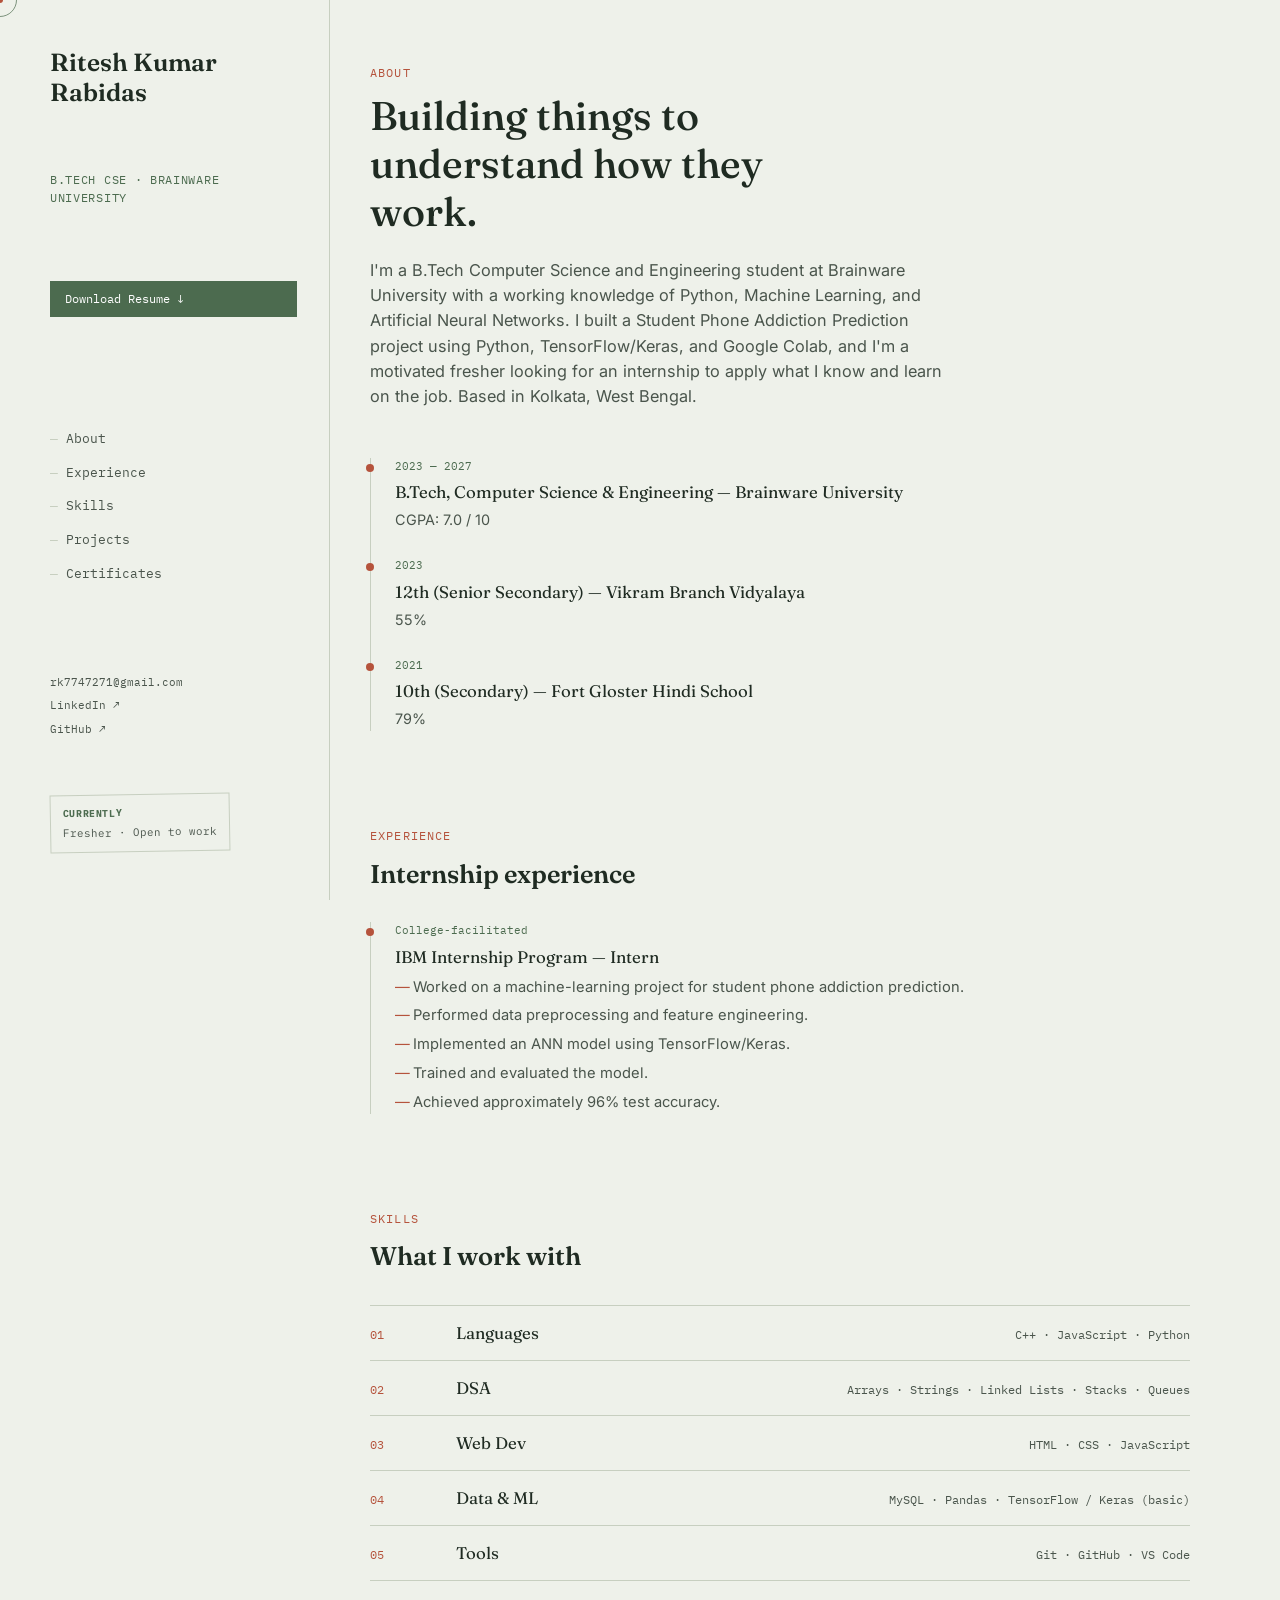
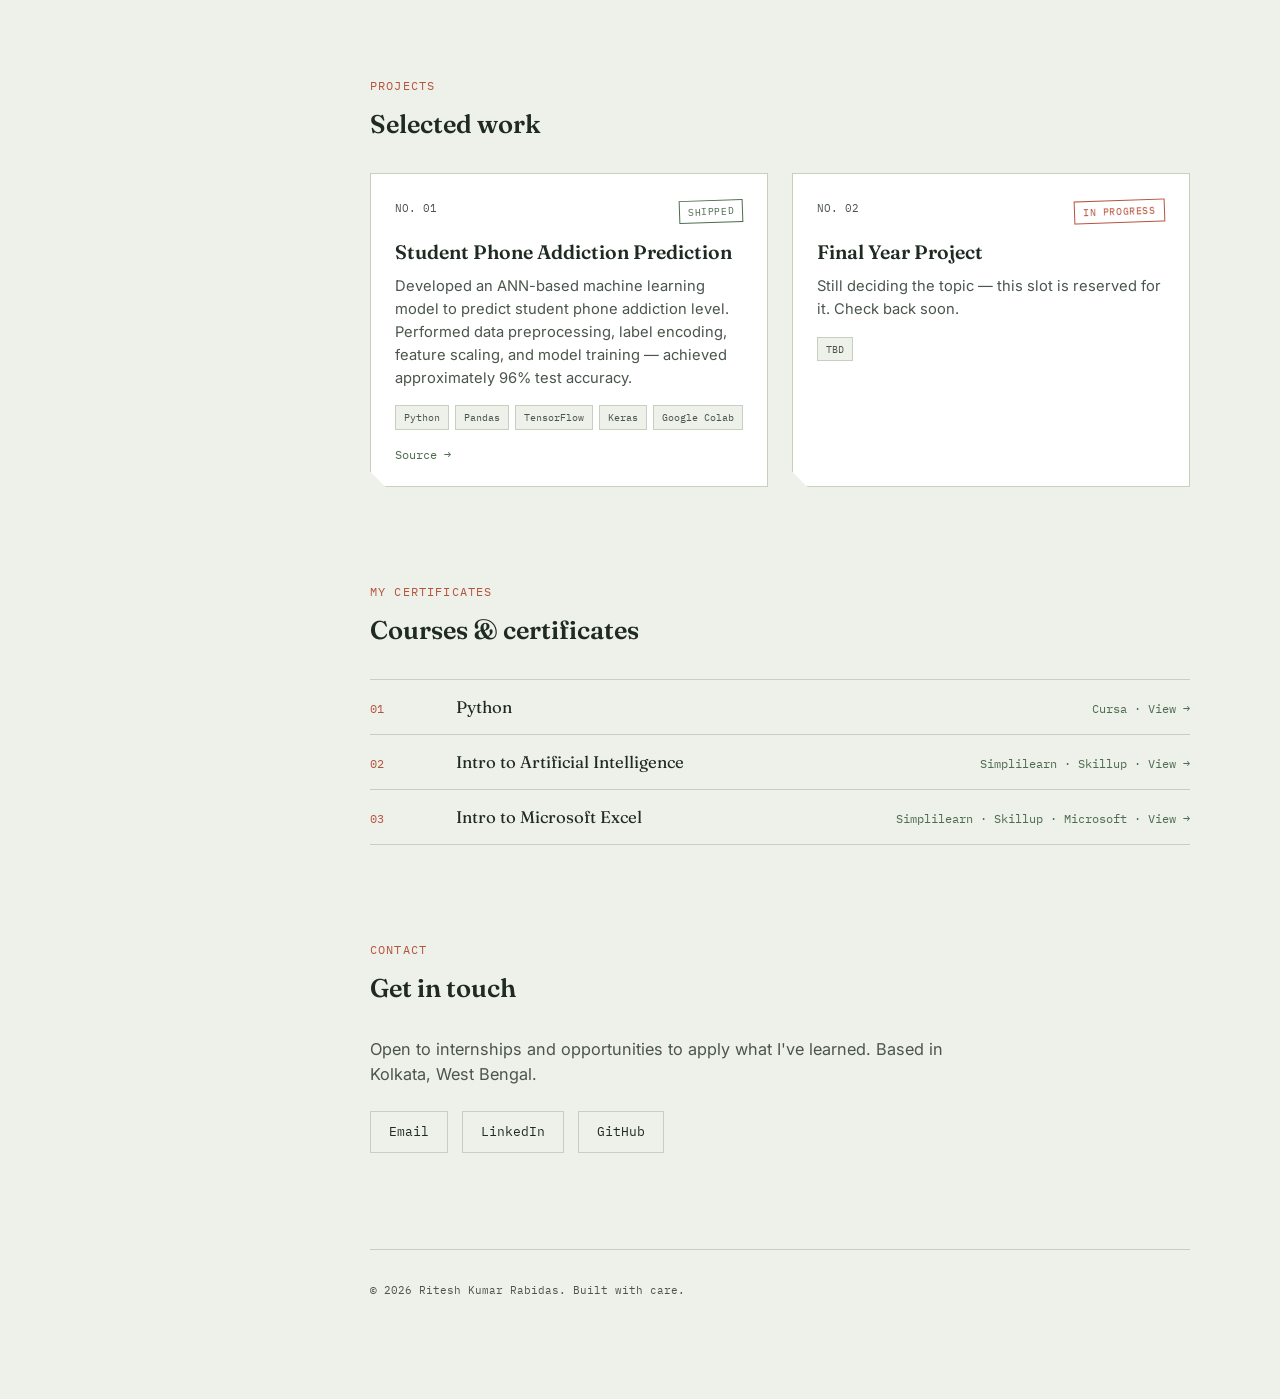
<file: index.html>
<!DOCTYPE html>
<html lang="en">
<head>
<meta charset="UTF-8">
<meta name="viewport" content="width=device-width, initial-scale=1.0">
<title>Ritesh Kumar Rabidas— Portfolio</title>
<link rel="preconnect" href="https://fonts.googleapis.com">
<link href="https://fonts.googleapis.com/css2?family=Fraunces:opsz,wght@9..144,400;9..144,500;9..144,600;9..144,700&family=Inter:wght@400;500;600&family=IBM+Plex+Mono:wght@400;500&display=swap" rel="stylesheet">
<link rel="stylesheet" href="style.css">
</head>
<body>

<div id="cursor-dot"></div>
<div id="cursor-ring"></div>

<div class="wrap">

  <!-- SIDEBAR -->
  <aside class="sidebar">
    <div class="brand-name">Ritesh Kumar Rabidas </div>
<div class="brand-role">B.Tech CSE · Brainware University</div>
<a href="Riteshk_resume.pdf" download="Ritesh_Kumar_Rabidas_Resume.pdf" class="resume-btn">Download Resume ↓</a>
<nav>
        <ul>
          <li><a href="#about">About</a></li>
          <li><a href="#experience">Experience</a></li>
          <li><a href="#skills">Skills</a></li>
          <li><a href="#projects">Projects</a></li>
          <li><a href="#certificates">Certificates</a></li>
          
        </ul>
      </nav>
      <div class="side-links">
        <a href="mailto:rk7747271@gmail.com">rk7747271@gmail.com</a>
        <a href="https://www.linkedin.com/in/ritesh-kumar-rabidas" target="_blank" rel="noopener">LinkedIn ↗</a>
        <a href="https://github.com/riteshkumar526" target="_blank" rel="noopener">GitHub ↗</a>
      </div>
  
    <div class="stamp">
      <b>Currently</b>
      Fresher · Open to work
    </div>
  </aside>

  <!-- MAIN -->
  <main>

    <section id="about">
      <p class="eyebrow"> About</p>
      <h1>Building things to understand how they work.</h1>
      <p class="lede">
        I'm a B.Tech Computer Science and Engineering student at Brainware University with a
        working knowledge of Python, Machine Learning, and Artificial Neural Networks. I built a
        Student Phone Addiction Prediction project using Python, TensorFlow/Keras, and Google Colab,
        and I'm a motivated fresher looking for an internship to apply what I know and learn on the job.
        Based in Kolkata, West Bengal.
      </p>

      <div class="timeline reveal" style="margin-top:48px;">
        <div class="tl-item">
          <div class="tl-date">2023 — 2027</div>
          <div class="tl-title">B.Tech, Computer Science & Engineering — Brainware University</div>
          <div class="tl-desc">CGPA: 7.0 / 10</div>
        </div>
        <div class="tl-item">
          <div class="tl-date">2023</div>
          <div class="tl-title">12th (Senior Secondary) — Vikram Branch Vidyalaya</div>
          <div class="tl-desc">55%</div>
        </div>
        <div class="tl-item">
          <div class="tl-date">2021</div>
          <div class="tl-title">10th (Secondary) — Fort Gloster Hindi School</div>
          <div class="tl-desc">79%</div>
        </div>
      </div>
    </section>

    <section id="experience">
      <p class="eyebrow"> Experience</p>
      <h2>Internship experience</h2>
      <div class="timeline reveal">
        <div class="tl-item">
          <div class="tl-date">College-facilitated</div>
          <div class="tl-title">IBM Internship Program — Intern</div>
          <ul class="experience-points">
            <li>Worked on a machine-learning project for student phone addiction prediction.</li>
            <li>Performed data preprocessing and feature engineering.</li>
            <li>Implemented an ANN model using TensorFlow/Keras.</li>
            <li>Trained and evaluated the model.</li>
            <li>Achieved approximately 96% test accuracy.</li>
        </ul>
        </div>
      </div>
    </section>

    <section id="skills">
      <p class="eyebrow"> Skills</p>
      <h2>What I work with</h2>
      <div class="index-list reveal">
        <div class="index-row">
          <div class="no">01</div>
          <div class="cat">Languages</div>
          <div class="items">C++ · JavaScript · Python</div>
        </div>
        <div class="index-row">
          <div class="no">02</div>
          <div class="cat">DSA</div>
          <div class="items">Arrays · Strings · Linked Lists · Stacks · Queues</div>
        </div>
        <div class="index-row">
          <div class="no">03</div>
          <div class="cat">Web Dev</div>
          <div class="items">HTML · CSS · JavaScript</div>
        </div>
        <div class="index-row">
          <div class="no">04</div>
          <div class="cat">Data & ML</div>
          <div class="items">MySQL · Pandas · TensorFlow / Keras (basic)</div>
        </div>
        <div class="index-row">
          <div class="no">05</div>
          <div class="cat">Tools</div>
          <div class="items">Git · GitHub · VS Code</div>
        </div>
      </div>
    </section>

    <section id="projects">
      <p class="eyebrow"> Projects</p>
      <h2>Selected work</h2>
      <div class="cards">

        <div class="card reveal">
          <div class="card-top">
            <span>NO. 01</span>
            <span class="status">Shipped</span>
          </div>
          <h3>Student Phone Addiction Prediction</h3>
          <p>Developed an ANN-based machine learning model to predict student phone addiction level. Performed data preprocessing, label encoding, feature scaling, and model training — achieved approximately 96% test accuracy.</p>
          <div class="tags">
            <span class="tag">Python</span>
            <span class="tag">Pandas</span>
            <span class="tag">TensorFlow</span>
            <span class="tag">Keras</span>
            <span class="tag">Google Colab</span>
          </div>
          <div class="card-links">
            <a href="https://github.com/riteshkumar526" target="_blank" rel="noopener">Source →</a>
          </div>
        </div>

        <div class="card reveal">
          <div class="card-top">
            <span>NO. 02</span>
            <span class="status progress">In progress</span>
          </div>
          <h3>Final Year Project</h3>
          <p>Still deciding the topic — this slot is reserved for it. Check back soon.</p>
          <div class="tags">
            <span class="tag">TBD</span>
          </div>
        </div>

      </div>
    </section>

   <section id="certificates">
  <p class="eyebrow">My Certificates</p>
  <h2>Courses & certificates</h2>
  <div class="index-list reveal">
    <div class="index-row cert-row" data-pdf="python_certificate.pdf">
      <div class="no">01</div>
      <div class="cat">Python</div>
      <div class="items">Cursa · View →</div>
    </div>
    <div class="index-row cert-row" data-pdf="aicertificate.pdf">
      <div class="no">02</div>
      <div class="cat">Intro to Artificial Intelligence</div>
      <div class="items">Simplilearn · Skillup · View →</div>
    </div>
    <div class="index-row cert-row" data-pdf="ms excel certificate.pdf">
      <div class="no">03</div>
      <div class="cat">Intro to Microsoft Excel</div>
      <div class="items">Simplilearn · Skillup · Microsoft · View →</div>
    </div>
  </div>
</section>

<!-- Certificate modal -->
<div id="certModal" class="cert-modal">
  <span class="cert-modal-close">&times;</span>
  <iframe id="certModalFrame" class="cert-modal-frame"></iframe>
</div>

    <section id="contact">
      <p class="eyebrow">Contact</p>
      <h2>Get in touch</h2>
      <p class="lede">Open to internships and opportunities to apply what I've learned. Based in Kolkata, West Bengal.</p>
      <div class="contact-row">
        <a href="mailto:rk7747271@gmail.com">Email</a>
        <a href="https://www.linkedin.com/in/ritesh-kumar-rabidas" target="_blank" rel="noopener">LinkedIn</a>
        <a href="https://github.com/riteshkumar526" target="_blank" rel="noopener">GitHub</a>
      </div>
    </section>

    <footer>© 2026 Ritesh Kumar Rabidas. Built with care.</footer>

  </main>
</div>

<script src="script.js"></script>
</body>
</html>
</file>
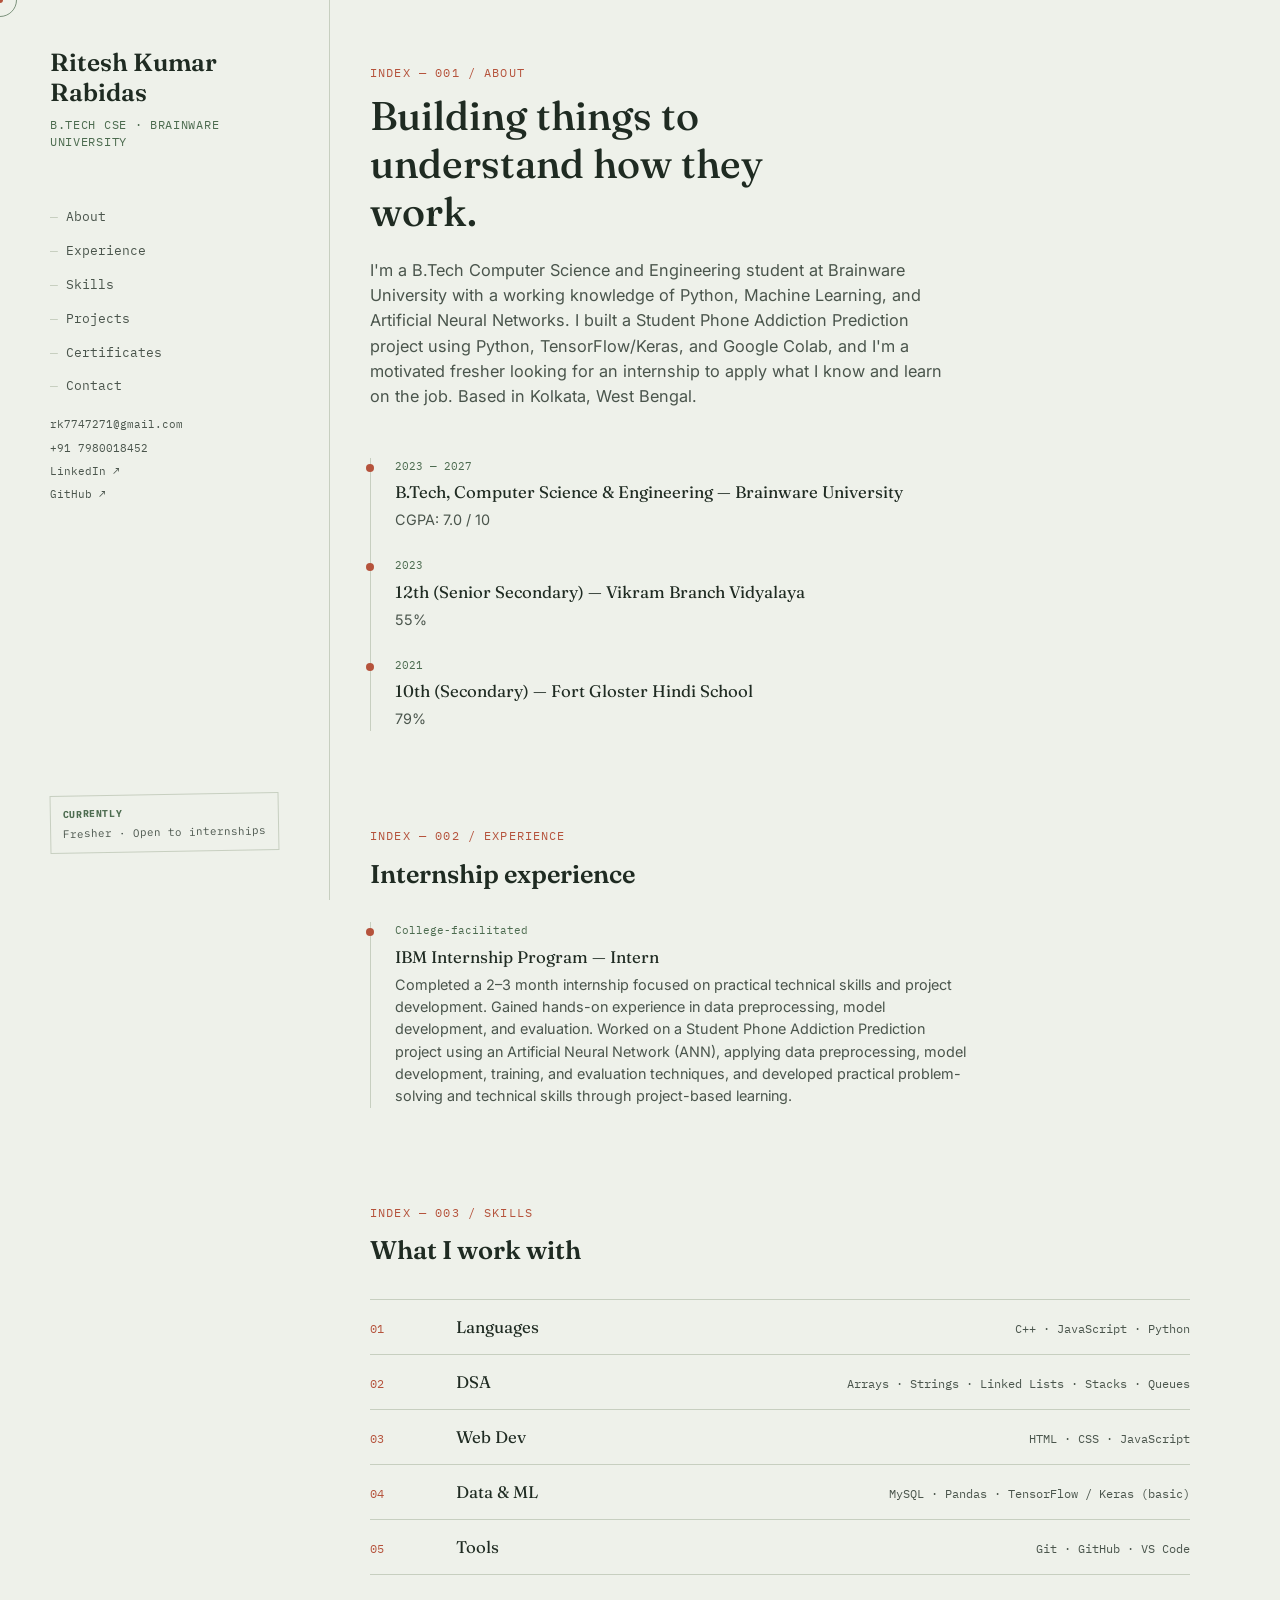
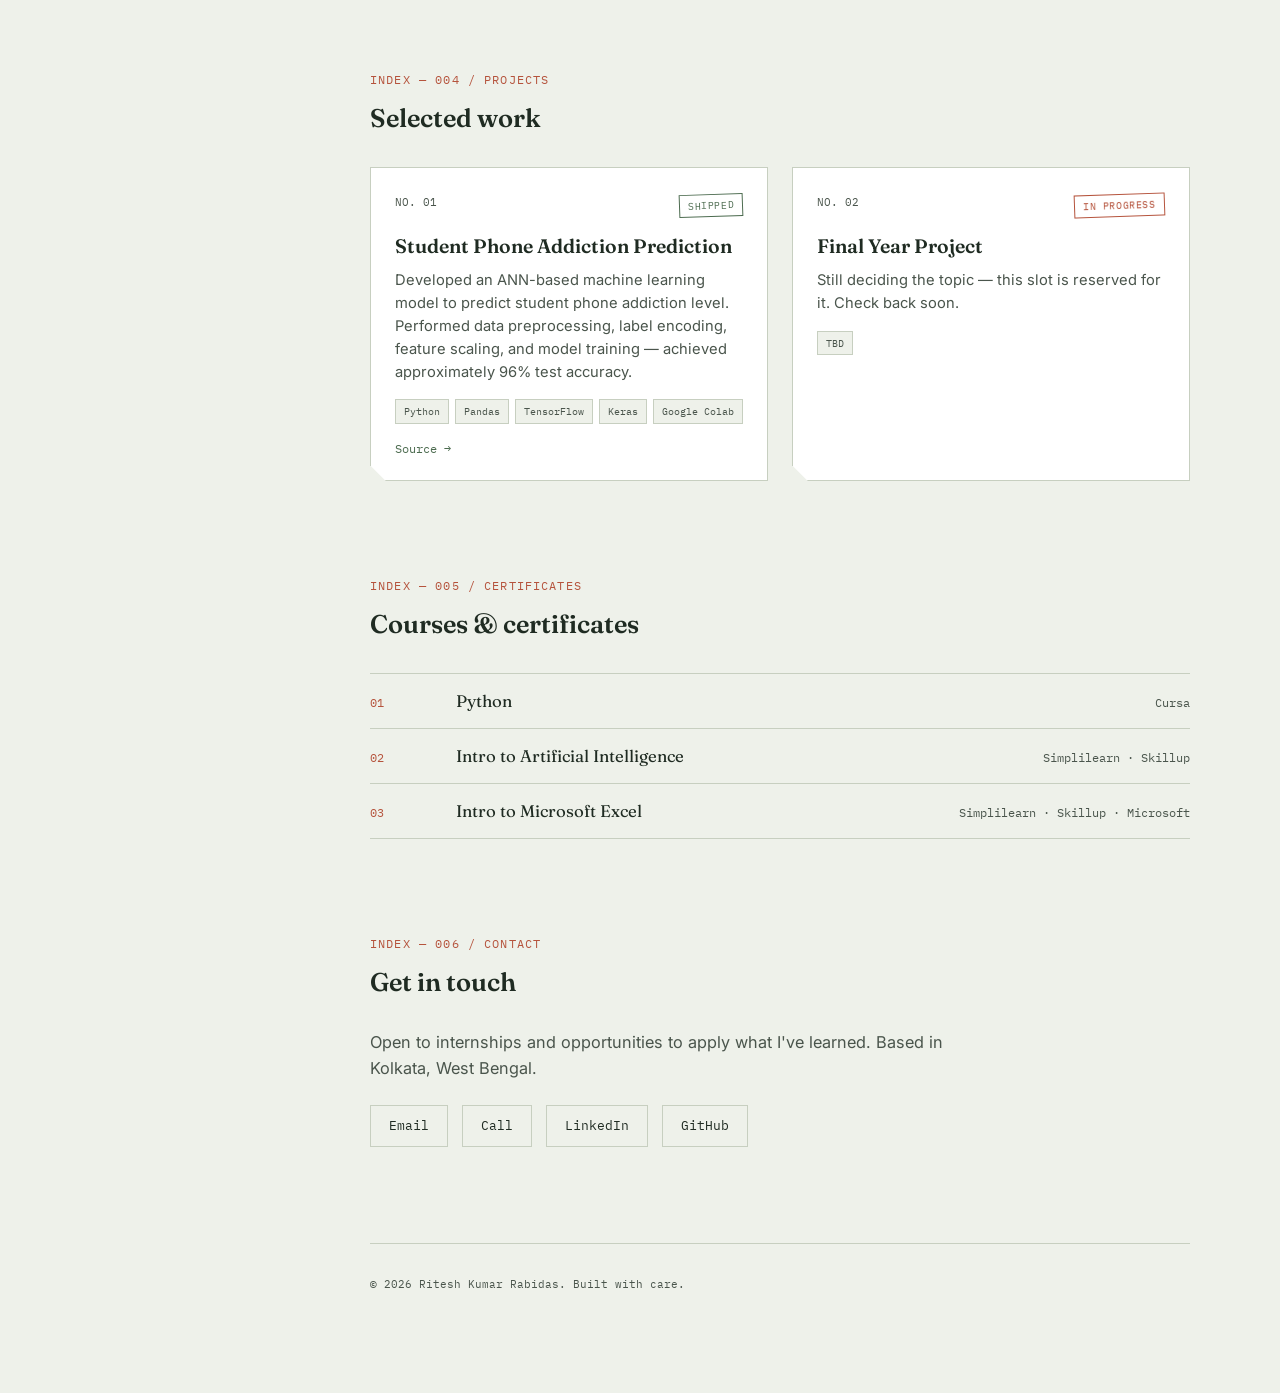
<file: index[1].html>
<!DOCTYPE html>
<html lang="en">
<head>
<meta charset="UTF-8">
<meta name="viewport" content="width=device-width, initial-scale=1.0">
<title>Ritesh Kumar Rabidas — Portfolio</title>
<link rel="preconnect" href="https://fonts.googleapis.com">
<link href="https://fonts.googleapis.com/css2?family=Fraunces:opsz,wght@9..144,400;9..144,500;9..144,600;9..144,700&family=Inter:wght@400;500;600&family=IBM+Plex+Mono:wght@400;500&display=swap" rel="stylesheet">
<link rel="stylesheet" href="style.css">
</head>
<body>

<div id="cursor-dot"></div>
<div id="cursor-ring"></div>

<div class="wrap">

  <!-- SIDEBAR -->
  <aside class="sidebar">
    <div>
      <div class="brand-name">Ritesh Kumar Rabidas</div>
      <div class="brand-role">B.Tech CSE · Brainware University</div>
      <nav>
        <ul>
          <li><a href="#about">About</a></li>
          <li><a href="#experience">Experience</a></li>
          <li><a href="#skills">Skills</a></li>
          <li><a href="#projects">Projects</a></li>
          <li><a href="#certificates">Certificates</a></li>
          <li><a href="#contact">Contact</a></li>
        </ul>
      </nav>
      <div class="side-links">
        <a href="mailto:rk7747271@gmail.com">rk7747271@gmail.com</a>
        <a href="tel:+917980018452">+91 7980018452</a>
        <a href="https://www.linkedin.com/in/ritesh-kumar-rabidas-5802853b5" target="_blank" rel="noopener">LinkedIn ↗</a>
        <a href="https://github.com/riteshkumar526" target="_blank" rel="noopener">GitHub ↗</a>
      </div>
    </div>
    <div class="stamp">
      <b>Currently</b>
      Fresher · Open to internships
    </div>
  </aside>

  <!-- MAIN -->
  <main>

    <section id="about">
      <p class="eyebrow">Index — 001 / About</p>
      <h1>Building things to understand how they work.</h1>
      <p class="lede">
        I'm a B.Tech Computer Science and Engineering student at Brainware University with a
        working knowledge of Python, Machine Learning, and Artificial Neural Networks. I built a
        Student Phone Addiction Prediction project using Python, TensorFlow/Keras, and Google Colab,
        and I'm a motivated fresher looking for an internship to apply what I know and learn on the job.
        Based in Kolkata, West Bengal.
      </p>

      <div class="timeline reveal" style="margin-top:48px;">
        <div class="tl-item">
          <div class="tl-date">2023 — 2027</div>
          <div class="tl-title">B.Tech, Computer Science & Engineering — Brainware University</div>
          <div class="tl-desc">CGPA: 7.0 / 10</div>
        </div>
        <div class="tl-item">
          <div class="tl-date">2023</div>
          <div class="tl-title">12th (Senior Secondary) — Vikram Branch Vidyalaya</div>
          <div class="tl-desc">55%</div>
        </div>
        <div class="tl-item">
          <div class="tl-date">2021</div>
          <div class="tl-title">10th (Secondary) — Fort Gloster Hindi School</div>
          <div class="tl-desc">79%</div>
        </div>
      </div>
    </section>

    <section id="experience">
      <p class="eyebrow">Index — 002 / Experience</p>
      <h2>Internship experience</h2>
      <div class="timeline reveal">
        <div class="tl-item">
          <div class="tl-date">College-facilitated</div>
          <div class="tl-title">IBM Internship Program — Intern</div>
          <div class="tl-desc">
            Completed a 2–3 month internship focused on practical technical skills and project development.
            Gained hands-on experience in data preprocessing, model development, and evaluation.
            Worked on a Student Phone Addiction Prediction project using an Artificial Neural Network (ANN),
            applying data preprocessing, model development, training, and evaluation techniques, and
            developed practical problem-solving and technical skills through project-based learning.
          </div>
        </div>
      </div>
    </section>

    <section id="skills">
      <p class="eyebrow">Index — 003 / Skills</p>
      <h2>What I work with</h2>
      <div class="index-list reveal">
        <div class="index-row">
          <div class="no">01</div>
          <div class="cat">Languages</div>
          <div class="items">C++ · JavaScript · Python</div>
        </div>
        <div class="index-row">
          <div class="no">02</div>
          <div class="cat">DSA</div>
          <div class="items">Arrays · Strings · Linked Lists · Stacks · Queues</div>
        </div>
        <div class="index-row">
          <div class="no">03</div>
          <div class="cat">Web Dev</div>
          <div class="items">HTML · CSS · JavaScript</div>
        </div>
        <div class="index-row">
          <div class="no">04</div>
          <div class="cat">Data & ML</div>
          <div class="items">MySQL · Pandas · TensorFlow / Keras (basic)</div>
        </div>
        <div class="index-row">
          <div class="no">05</div>
          <div class="cat">Tools</div>
          <div class="items">Git · GitHub · VS Code</div>
        </div>
      </div>
    </section>

    <section id="projects">
      <p class="eyebrow">Index — 004 / Projects</p>
      <h2>Selected work</h2>
      <div class="cards">

        <div class="card reveal">
          <div class="card-top">
            <span>NO. 01</span>
            <span class="status">Shipped</span>
          </div>
          <h3>Student Phone Addiction Prediction</h3>
          <p>Developed an ANN-based machine learning model to predict student phone addiction level. Performed data preprocessing, label encoding, feature scaling, and model training — achieved approximately 96% test accuracy.</p>
          <div class="tags">
            <span class="tag">Python</span>
            <span class="tag">Pandas</span>
            <span class="tag">TensorFlow</span>
            <span class="tag">Keras</span>
            <span class="tag">Google Colab</span>
          </div>
          <div class="card-links">
            <a href="https://github.com/riteshkumar526" target="_blank" rel="noopener">Source →</a>
          </div>
        </div>

        <div class="card reveal">
          <div class="card-top">
            <span>NO. 02</span>
            <span class="status progress">In progress</span>
          </div>
          <h3>Final Year Project</h3>
          <p>Still deciding the topic — this slot is reserved for it. Check back soon.</p>
          <div class="tags">
            <span class="tag">TBD</span>
          </div>
        </div>

      </div>
    </section>

    <section id="certificates">
      <p class="eyebrow">Index — 005 / Certificates</p>
      <h2>Courses & certificates</h2>
      <div class="index-list reveal">
        <div class="index-row">
          <div class="no">01</div>
          <div class="cat">Python</div>
          <div class="items">Cursa</div>
        </div>
        <div class="index-row">
          <div class="no">02</div>
          <div class="cat">Intro to Artificial Intelligence</div>
          <div class="items">Simplilearn · Skillup</div>
        </div>
        <div class="index-row">
          <div class="no">03</div>
          <div class="cat">Intro to Microsoft Excel</div>
          <div class="items">Simplilearn · Skillup · Microsoft</div>
        </div>
      </div>
    </section>

    <section id="contact">
      <p class="eyebrow">Index — 006 / Contact</p>
      <h2>Get in touch</h2>
      <p class="lede">Open to internships and opportunities to apply what I've learned. Based in Kolkata, West Bengal.</p>
      <div class="contact-row">
        <a href="mailto:rk7747271@gmail.com">Email</a>
        <a href="tel:+917980018452">Call</a>
        <a href="https://www.linkedin.com/in/ritesh-kumar-rabidas-5802853b5" target="_blank" rel="noopener">LinkedIn</a>
        <a href="https://github.com/riteshkumar526" target="_blank" rel="noopener">GitHub</a>
      </div>
    </section>

    <footer>© 2026 Ritesh Kumar Rabidas. Built with care.</footer>

  </main>
</div>

<script src="script.js"></script>
</body>
</html>
</file>
<file: style.css>
:root{
  --bg:#EEF1EA;
  --paper:#FFFFFF;
  --ink:#1F2B22;
  --ink-soft:#4A554C;
  --moss:#4C6B4F;
  --rust:#B5533C;
  --line:#C7CFC0;
}
*{box-sizing:border-box; margin:0; padding:0;}
html{scroll-behavior:smooth;}
body{
  background:var(--bg);
  color:var(--ink);
  font-family:'Inter', sans-serif;
  line-height:1.55;
  -webkit-font-smoothing:antialiased;
  overflow-x:hidden;
}
a{color:inherit;}

/* ===== CUSTOM CURSOR ===== */
@media (pointer: fine){
  body{cursor:none;}
  a, .card, button{cursor:none;}
}
#cursor-dot, #cursor-ring{
  position:fixed;
  top:0; left:0;
  pointer-events:none;
  z-index:998;
  border-radius:50%;
  transform:translate(-50%,-50%);
}
#cursor-dot{
  width:6px; height:6px;
  background:var(--rust);
}
#cursor-ring{
  width:34px; height:34px;
  border:1px solid var(--moss);
  transition:width 0.25s ease, height 0.25s ease, border-color 0.25s ease, opacity 0.25s ease;
  opacity:0.7;
}
#cursor-ring.grow{
  width:56px; height:56px;
  border-color:var(--rust);
  opacity:0.9;
}
@media (pointer: coarse){
  #cursor-dot, #cursor-ring{display:none;}
}

/* ===== ENTRANCE for main content ===== */
.wrap{
  display:grid;
  grid-template-columns:280px 1fr;
  max-width:1180px;
  margin:0 auto;
  min-height:100vh;
}
body.revealed .sidebar{animation:slideIn 0.7s ease both;}
body.revealed h1{animation:fadeUp 0.8s ease 0.15s both;}
body.revealed .lede{animation:fadeUp 0.8s ease 0.3s both;}
body.revealed .eyebrow{animation:fadeUp 0.7s ease 0.05s both;}
@keyframes slideIn{
  from{transform:translateX(-24px); opacity:0;}
  to{transform:translateX(0); opacity:1;}
}
@keyframes fadeUp{
  from{transform:translateY(16px); opacity:0;}
  to{transform:translateY(0); opacity:1;}
}

/* scroll-reveal */
.reveal{opacity:0; transform:translateY(22px); transition:opacity 0.6s ease, transform 0.6s ease;}
.reveal.in{opacity:1; transform:translateY(0);}

/* SIDEBAR */
.sidebar{
  position:sticky; top:0; align-self:start;
  padding:48px 32px 48px 0;
  height:100vh;
  display:flex; flex-direction:column; justify-content:space-between;
  border-right:1px solid var(--line);
}
.brand-name{
  font-family:'Fraunces', serif;
  font-weight:600;
  font-size:1.55rem;
  line-height:1.2;
}
.brand-role{
  font-family:'IBM Plex Mono', monospace;
  font-size:0.72rem;
  text-transform:uppercase;
  letter-spacing:0.06em;
  color:var(--moss);
  margin-top:8px;
}
nav{margin-top:56px;}
nav ul{list-style:none;}
nav li{margin-bottom:14px;}
nav a{
  font-family:'IBM Plex Mono', monospace;
  font-size:0.8rem;
  text-decoration:none;
  color:var(--ink-soft);
  display:flex; align-items:center; gap:8px;
  transition:color 0.2s ease, gap 0.2s ease;
}
nav a:hover{color:var(--rust); gap:12px;}
nav a::before{content:"—"; color:var(--line); transition:color 0.2s ease;}
nav a:hover::before{color:var(--rust);}
.stamp{
  font-family:'IBM Plex Mono', monospace;
  font-size:0.68rem;
  color:var(--ink-soft);
  border:1px solid var(--line);
  padding:10px 12px;
  transform:rotate(-1deg);
  width:fit-content;
}
.stamp b{color:var(--moss); display:block; letter-spacing:0.06em; text-transform:uppercase; font-size:0.62rem; margin-bottom:4px;}
.side-links{margin-top:20px; display:flex; flex-direction:column; gap:6px;}
.side-links a{
  font-family:'IBM Plex Mono', monospace; font-size:0.7rem;
  color:var(--ink-soft); text-decoration:none;
}
.side-links a:hover{color:var(--rust);}

/* MAIN */
main{padding:64px 40px 100px;}
section{margin-bottom:96px; scroll-margin-top:40px;}
.eyebrow{
  font-family:'IBM Plex Mono', monospace;
  font-size:0.72rem;
  text-transform:uppercase;
  letter-spacing:0.1em;
  color:var(--rust);
  margin-bottom:10px;
}
h1{
  font-family:'Fraunces', serif;
  font-weight:500;
  font-size:2.5rem;
  line-height:1.2;
  max-width:18ch;
}
h2{
  font-family:'Fraunces', serif;
  font-weight:600;
  font-size:1.6rem;
  margin-bottom:28px;
}
.lede{
  margin-top:22px;
  max-width:58ch;
  color:var(--ink-soft);
  font-size:1.02rem;
}
.lede a{color:var(--moss); border-bottom:1px solid var(--moss); text-decoration:none;}

/* SKILLS — catalog index */
.index-list{border-top:1px solid var(--line);}
.index-row{
  display:grid;
  grid-template-columns:70px 1fr auto;
  align-items:baseline;
  gap:16px;
  padding:14px 0;
  border-bottom:1px solid var(--line);
}
.index-row .no{font-family:'IBM Plex Mono', monospace; font-size:0.75rem; color:var(--rust);}
.index-row .cat{font-family:'Fraunces', serif; font-size:1.05rem;}
.index-row .items{font-family:'IBM Plex Mono', monospace; font-size:0.72rem; color:var(--ink-soft); text-align:right;}

/* PROJECTS — index cards */
.cards{
  display:grid;
  grid-template-columns:1fr 1fr;
  gap:24px;
}
.card{
  background:var(--paper);
  border:1px solid var(--line);
  padding:26px 24px 22px;
  position:relative;
  clip-path:polygon(0 0,100% 0,100% 100%,16px 100%,0 calc(100% - 16px));
  transition:transform 0.15s ease, box-shadow 0.25s ease;
}
.card:hover{
  box-shadow:0 12px 24px -12px rgba(31,43,34,0.25);
}
.card-top{
  display:flex; justify-content:space-between; align-items:flex-start;
  font-family:'IBM Plex Mono', monospace; font-size:0.68rem; color:var(--ink-soft);
  margin-bottom:14px;
}
.status{
  font-family:'IBM Plex Mono', monospace;
  font-size:0.62rem;
  text-transform:uppercase;
  letter-spacing:0.06em;
  padding:3px 8px;
  border:1px solid var(--moss);
  color:var(--moss);
  transform:rotate(-2deg);
}
.status.progress{border-color:var(--rust); color:var(--rust);}
.card h3{
  font-family:'Fraunces', serif;
  font-weight:600;
  font-size:1.22rem;
  margin-bottom:8px;
}
.card p{font-size:0.92rem; color:var(--ink-soft); margin-bottom:16px;}
.tags{display:flex; flex-wrap:wrap; gap:6px; margin-bottom:16px;}
.tag{
  font-family:'IBM Plex Mono', monospace;
  font-size:0.65rem;
  background:var(--bg);
  border:1px solid var(--line);
  padding:3px 8px;
  color:var(--ink-soft);
}
.card-links{display:flex; gap:16px; font-family:'IBM Plex Mono', monospace; font-size:0.72rem;}
.card-links a{text-decoration:none; color:var(--moss); border-bottom:1px solid transparent;}
.card-links a:hover{border-color:var(--moss);}

/* ABOUT — timeline */
.timeline{border-left:1px solid var(--line); padding-left:24px; max-width:60ch;}
.tl-item{margin-bottom:26px; position:relative;}
.tl-item::before{
  content:"";
  position:absolute; left:-29px; top:6px;
  width:8px; height:8px;
  background:var(--rust);
  border-radius:50%;
}
.tl-date{font-family:'IBM Plex Mono', monospace; font-size:0.7rem; color:var(--moss); margin-bottom:4px;}
.tl-title{font-family:'Fraunces', serif; font-size:1.05rem; margin-bottom:4px;}
.tl-desc{font-size:0.9rem; color:var(--ink-soft);}

/* CONTACT */
.contact-row{display:flex; flex-wrap:wrap; gap:14px; margin-top:24px;}
.contact-row a{
  font-family:'IBM Plex Mono', monospace;
  font-size:0.8rem;
  border:1px solid var(--line);
  padding:10px 18px;
  text-decoration:none;
  color:var(--ink);
  transition:border-color 0.2s ease, color 0.2s ease, transform 0.2s ease;
}
.contact-row a:hover{border-color:var(--rust); color:var(--rust); transform:translateY(-2px);}

footer{
  font-family:'IBM Plex Mono', monospace;
  font-size:0.68rem;
  color:var(--ink-soft);
  padding-top:32px;
  border-top:1px solid var(--line);
}

@media (max-width:820px){
  .wrap{grid-template-columns:1fr;}
  .sidebar{
    position:relative; height:auto; border-right:none; border-bottom:1px solid var(--line);
    padding:32px 24px;
  }
  nav{margin-top:28px;}
  main{padding:40px 24px 80px;}
  .cards{grid-template-columns:1fr;}
  h1{font-size:2rem;}
}
@media (prefers-reduced-motion: reduce){
  *{animation:none !important; transition:none !important;}
  body{cursor:auto !important;}
  #cursor-dot, #cursor-ring{display:none;}
}
/* CERTIFICATES — clickable rows */
.cert-row{cursor:none; transition:background 0.2s ease;}
.cert-row:hover{background:rgba(76,107,79,0.06);}
.cert-row .items{color:var(--moss);}
.cert-row:hover .items{color:var(--rust);}

.cert-modal{
  display:none;
  position:fixed;
  z-index:999;
  top:0; left:0;
  width:100%; height:100%;
  background:rgba(31,43,34,0.92);
  align-items:center;
  justify-content:center;
}
.cert-modal.open{display:flex; animation:fadeUp 0.25s ease both;}
.cert-modal-frame{
  width:min(800px, 90vw);
  height:85vh;
  border:1px solid var(--line);
  background:var(--paper);
}
.cert-modal-close{
  position:absolute;
  top:24px; right:36px;
  font-family:'IBM Plex Mono', monospace;
  font-size:2rem;
  color:var(--bg);
  cursor:pointer;
  transition:color 0.2s ease;
  z-index:1000;
}
.cert-modal-close:hover{color:var(--rust);}

/* Fix: experience bullet points */
.experience-points{
  list-style:none;
  margin-top:6px;
}
.experience-points li{
  font-size:0.92rem;
  color:var(--ink-soft);
  padding-left:18px;
  position:relative;
  margin-bottom:6px;
}
.experience-points li::before{
  content:"—";
  position:absolute;
  left:0;
  color:var(--rust);
}
/* RESUME BUTTON — sidebar, sits above nav */
.resume-btn{
  display:inline-block;
  margin-top:18px;
  font-family:'IBM Plex Mono', monospace;
  font-size:0.72rem;
  text-decoration:none;
  color:var(--paper);
  background:var(--moss);
  padding:8px 14px;
  border:1px solid var(--moss);
  transition:background 0.2s ease, color 0.2s ease, transform 0.2s ease;
}
.resume-btn:hover{
  background:var(--rust);
  border-color:var(--rust);
  transform:translateY(-2px);
}

@media (max-width:820px){
  .cert-modal-frame{width:94vw; height:80vh;}
}
</file>
